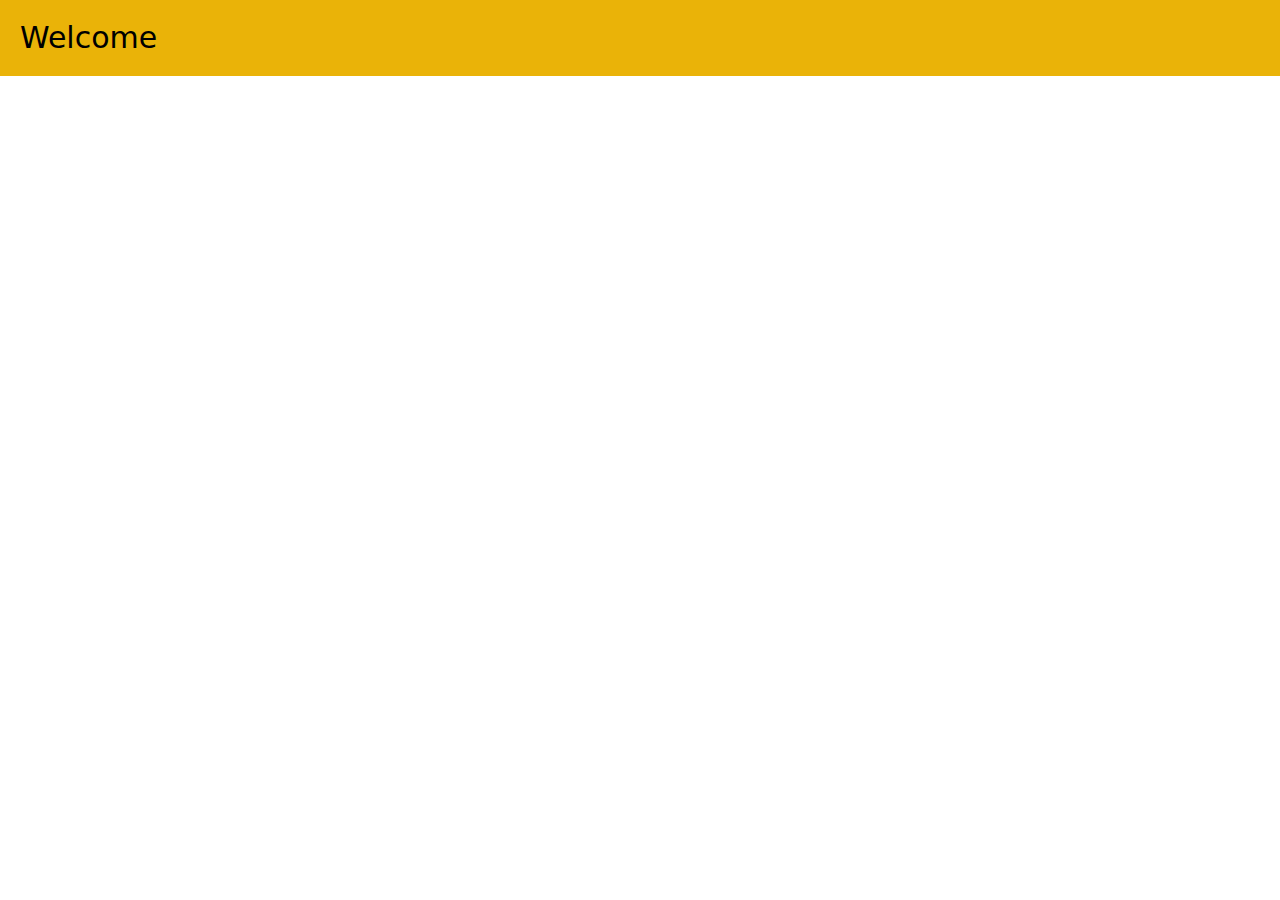
<file: src/index.html>
<!DOCTYPE html>
<html lang="en">
<head>
    <meta charset="UTF-8">
    <meta name="viewport" content="width=device-width, initial-scale=1.0">
    <title>Tailwind</title>
    <link rel="stylesheet" href="output.css">
    <link rel="stylesheet" href="https://cdnjs.cloudflare.com/ajax/libs/font-awesome/6.5.2/css/all.min.css">
</head>
<body>
    <h1 class="text-3xl p-5 py-5 bg-yellow-500">Welcome</h1>
</body>
</html>
</file>
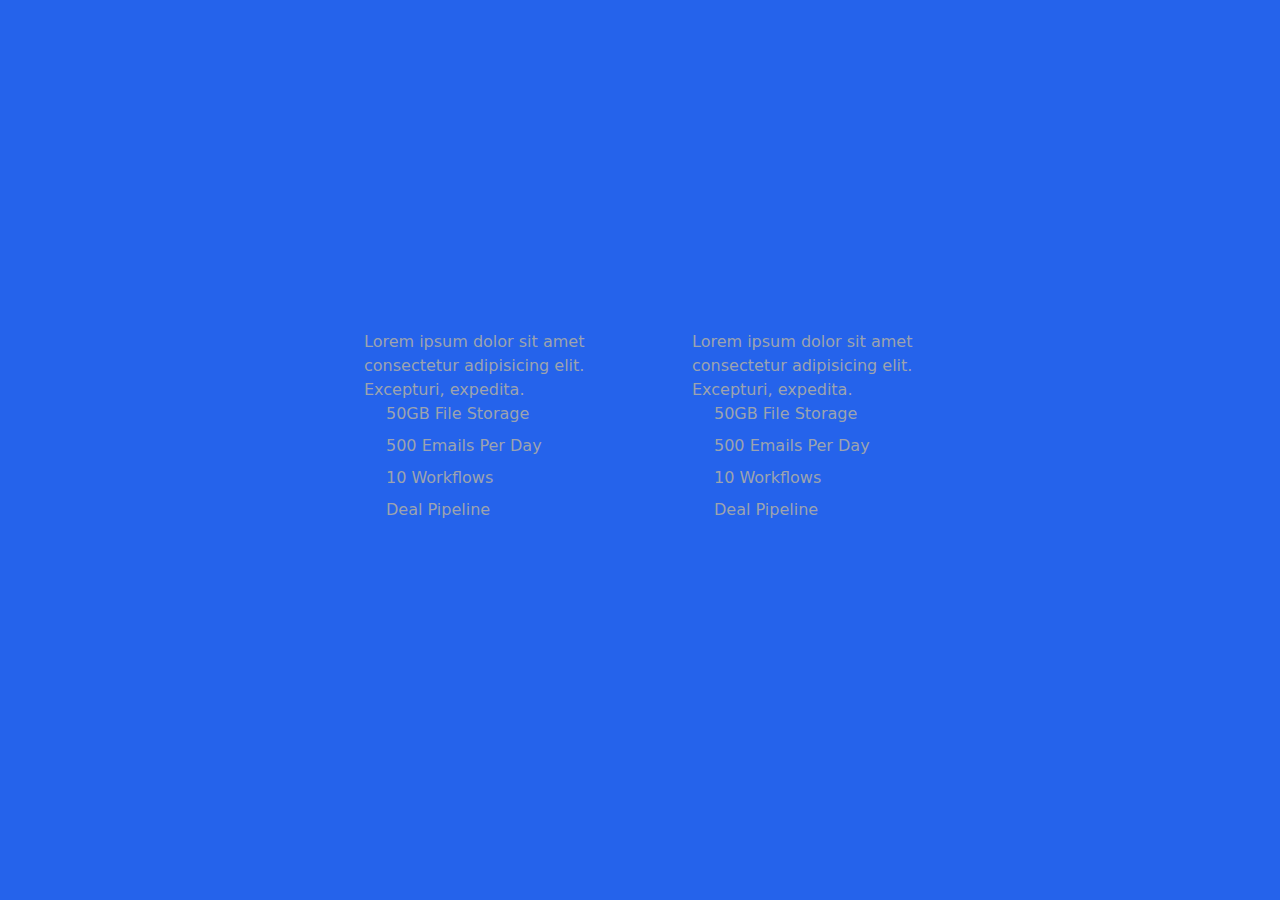
<file: src/cards.html>
<!DOCTYPE html>
<html lang="en">
<head>
    <meta charset="UTF-8">
    <meta name="viewport" content="width=device-width, initial-scale=1.0">
    <title>Card</title>
    <link rel="stylesheet" href="output.css">
    <link rel="stylesheet" href="https://cdnjs.cloudflare.com/ajax/libs/font-awesome/6.5.2/css/all.min.css">
</head>
<body>
    <div class="w-full flex flex-wrap justify-center gap-10 items-center min-h-screen bg-blue-600">
        <div class="w-72 h-96 my-4 text-gray-400 rounded-lg px-8 py-4 bg-cover bg-[url('https://img.freepik.com/free-photo/pathway-surrounded-by-trees-bushes-forest-sunlight_181624-26023.jpg?t=st=1715624467~exp=1715628067~hmac=46c9c6f01c1a8adc1a80c5e15304718a5fc94deefc277267e3c069ca495a9498&w=360')]">
            <h3 class="text-lg text-blue-600 font-bold">Start-up</h3>
            <h3 class="text-lg text-blue-600 font-extrabold">Free-Forever</h3>
            <p>Lorem ipsum dolor sit amet consectetur adipisicing elit. Excepturi, expedita.</p>
            <ul class="space-y-2">
                 <li><i class="fa-solid fa-check mr-2 text-blue-600"></i><span>50GB File Storage</span></li>
                 <li><i class="fa-solid fa-check mr-2 text-blue-600"></i><span>500 Emails Per Day</span></li>
                 <li><i class="fa-solid fa-check mr-2 text-blue-600"></i><span>10 Workflows</span></li>
                 <li><i class="fa-solid fa-check mr-2 text-blue-600"></i><span>Deal Pipeline</span></li>
            </ul>
            <div class="text-center border border-blue-600 rounded-3xl mt-5 py-2 px-4 text-blue-600 hover:bg-blue-600 hover:text-white">Request a demo</div>
        </div>

        <div class="w-72 h-96 my-4 text-gray-400 rounded-lg px-8 py-4 bg-cover bg-[url('https://img.freepik.com/free-photo/pathway-surrounded-by-trees-bushes-forest-sunlight_181624-26023.jpg?t=st=1715624467~exp=1715628067~hmac=46c9c6f01c1a8adc1a80c5e15304718a5fc94deefc277267e3c069ca495a9498&w=360')]">
            <h3 class="text-lg text-blue-600 font-bold">Start-up</h3>
            <h3 class="text-lg text-blue-600 font-extrabold">Free-Forever</h3>
            <p>Lorem ipsum dolor sit amet consectetur adipisicing elit. Excepturi, expedita.</p>
            <ul class="space-y-2">
                 <li><i class="fa-solid fa-check mr-2 text-blue-600"></i><span>50GB File Storage</span></li>
                 <li><i class="fa-solid fa-check mr-2 text-blue-600"></i><span>500 Emails Per Day</span></li>
                 <li><i class="fa-solid fa-check mr-2 text-blue-600"></i><span>10 Workflows</span></li>
                 <li><i class="fa-solid fa-check mr-2 text-blue-600"></i><span>Deal Pipeline</span></li>
            </ul>
            <div class="text-center border border-blue-600 rounded-3xl mt-5 py-2 px-4 text-blue-600 hover:bg-blue-600 hover:text-white">Request a demo</div>
        </div>
        
    </div>
</body>
</html>
</file>
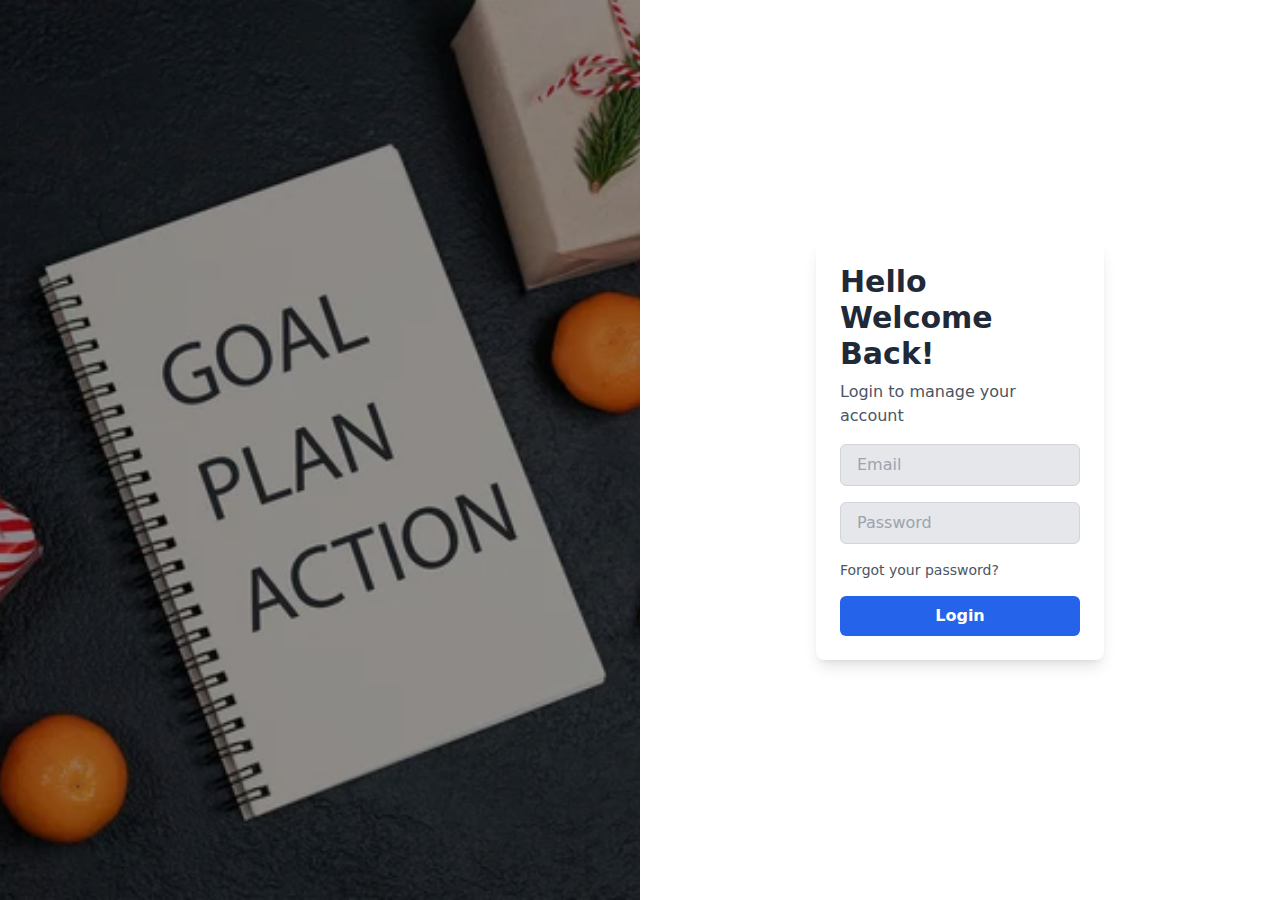
<file: src/login.html>
<!DOCTYPE html>
<html lang="en">
<head>
    <meta charset="UTF-8">
    <meta name="viewport" content="width=device-width, initial-scale=1.0">
    <title>Login</title>
    <link rel="stylesheet" href="output.css">
</head>
<body>
    <div class="w-full min-h-screen flex">
        <div class="flex-1 relative">
            <img class="w-full h-full object-cover" src="./todo.jpg" alt="Todo Image">
            <div class="absolute inset-0 bg-black opacity-40"></div>
        </div>
        <div class="flex-1 flex flex-wrap justify-center items-center">
            <div class="w-72 h-auto p-6 bg-white rounded-lg shadow-lg">
                <div>
                    <h1 class="text-3xl font-semibold text-gray-800">Hello</h1>
                    <h1 class="text-3xl font-semibold text-gray-800">Welcome Back!</h1>
                    <p class="text-gray-600 mt-2">Login to manage your account</p>
                </div>
                <form class="mt-4">
                    <div class="mb-4">
                        <input type="text" name="email" id="email" autocomplete="email" class="block w-full px-4 py-2 text-gray-900 bg-gray-200 border border-gray-300 rounded-md placeholder-gray-400 focus:outline-none focus:ring-2 focus:ring-indigo-500" placeholder="Email">
                    </div>
                    <div class="mb-4">
                        <input type="password" name="password" id="password" autocomplete="password" class="block w-full px-4 py-2 text-gray-900 bg-gray-200 border border-gray-300 rounded-md placeholder-gray-400 focus:outline-none focus:ring-2 focus:ring-indigo-500" placeholder="Password">
                    </div>
                    <p class="text-sm text-gray-600 mb-4"><a href="#" class="hover:underline">Forgot your password?</a></p>
                    <button type="submit" class="w-full py-2 px-4 bg-blue-600 text-white font-semibold rounded-md hover:bg-blue-500 focus:outline-none focus:bg-blue-500">Login</button>
                </form>
            </div>
        </div>
    </div>
    
</body>
</html>
</file>
<file: src/output.css>
/*
! tailwindcss v3.4.3 | MIT License | https://tailwindcss.com
*/

/*
1. Prevent padding and border from affecting element width. (https://github.com/mozdevs/cssremedy/issues/4)
2. Allow adding a border to an element by just adding a border-width. (https://github.com/tailwindcss/tailwindcss/pull/116)
*/

*,
::before,
::after {
  box-sizing: border-box;
  /* 1 */
  border-width: 0;
  /* 2 */
  border-style: solid;
  /* 2 */
  border-color: #e5e7eb;
  /* 2 */
}

::before,
::after {
  --tw-content: '';
}

/*
1. Use a consistent sensible line-height in all browsers.
2. Prevent adjustments of font size after orientation changes in iOS.
3. Use a more readable tab size.
4. Use the user's configured `sans` font-family by default.
5. Use the user's configured `sans` font-feature-settings by default.
6. Use the user's configured `sans` font-variation-settings by default.
7. Disable tap highlights on iOS
*/

html,
:host {
  line-height: 1.5;
  /* 1 */
  -webkit-text-size-adjust: 100%;
  /* 2 */
  -moz-tab-size: 4;
  /* 3 */
  -o-tab-size: 4;
     tab-size: 4;
  /* 3 */
  font-family: ui-sans-serif, system-ui, sans-serif, "Apple Color Emoji", "Segoe UI Emoji", "Segoe UI Symbol", "Noto Color Emoji";
  /* 4 */
  font-feature-settings: normal;
  /* 5 */
  font-variation-settings: normal;
  /* 6 */
  -webkit-tap-highlight-color: transparent;
  /* 7 */
}

/*
1. Remove the margin in all browsers.
2. Inherit line-height from `html` so users can set them as a class directly on the `html` element.
*/

body {
  margin: 0;
  /* 1 */
  line-height: inherit;
  /* 2 */
}

/*
1. Add the correct height in Firefox.
2. Correct the inheritance of border color in Firefox. (https://bugzilla.mozilla.org/show_bug.cgi?id=190655)
3. Ensure horizontal rules are visible by default.
*/

hr {
  height: 0;
  /* 1 */
  color: inherit;
  /* 2 */
  border-top-width: 1px;
  /* 3 */
}

/*
Add the correct text decoration in Chrome, Edge, and Safari.
*/

abbr:where([title]) {
  -webkit-text-decoration: underline dotted;
          text-decoration: underline dotted;
}

/*
Remove the default font size and weight for headings.
*/

h1,
h2,
h3,
h4,
h5,
h6 {
  font-size: inherit;
  font-weight: inherit;
}

/*
Reset links to optimize for opt-in styling instead of opt-out.
*/

a {
  color: inherit;
  text-decoration: inherit;
}

/*
Add the correct font weight in Edge and Safari.
*/

b,
strong {
  font-weight: bolder;
}

/*
1. Use the user's configured `mono` font-family by default.
2. Use the user's configured `mono` font-feature-settings by default.
3. Use the user's configured `mono` font-variation-settings by default.
4. Correct the odd `em` font sizing in all browsers.
*/

code,
kbd,
samp,
pre {
  font-family: ui-monospace, SFMono-Regular, Menlo, Monaco, Consolas, "Liberation Mono", "Courier New", monospace;
  /* 1 */
  font-feature-settings: normal;
  /* 2 */
  font-variation-settings: normal;
  /* 3 */
  font-size: 1em;
  /* 4 */
}

/*
Add the correct font size in all browsers.
*/

small {
  font-size: 80%;
}

/*
Prevent `sub` and `sup` elements from affecting the line height in all browsers.
*/

sub,
sup {
  font-size: 75%;
  line-height: 0;
  position: relative;
  vertical-align: baseline;
}

sub {
  bottom: -0.25em;
}

sup {
  top: -0.5em;
}

/*
1. Remove text indentation from table contents in Chrome and Safari. (https://bugs.chromium.org/p/chromium/issues/detail?id=999088, https://bugs.webkit.org/show_bug.cgi?id=201297)
2. Correct table border color inheritance in all Chrome and Safari. (https://bugs.chromium.org/p/chromium/issues/detail?id=935729, https://bugs.webkit.org/show_bug.cgi?id=195016)
3. Remove gaps between table borders by default.
*/

table {
  text-indent: 0;
  /* 1 */
  border-color: inherit;
  /* 2 */
  border-collapse: collapse;
  /* 3 */
}

/*
1. Change the font styles in all browsers.
2. Remove the margin in Firefox and Safari.
3. Remove default padding in all browsers.
*/

button,
input,
optgroup,
select,
textarea {
  font-family: inherit;
  /* 1 */
  font-feature-settings: inherit;
  /* 1 */
  font-variation-settings: inherit;
  /* 1 */
  font-size: 100%;
  /* 1 */
  font-weight: inherit;
  /* 1 */
  line-height: inherit;
  /* 1 */
  letter-spacing: inherit;
  /* 1 */
  color: inherit;
  /* 1 */
  margin: 0;
  /* 2 */
  padding: 0;
  /* 3 */
}

/*
Remove the inheritance of text transform in Edge and Firefox.
*/

button,
select {
  text-transform: none;
}

/*
1. Correct the inability to style clickable types in iOS and Safari.
2. Remove default button styles.
*/

button,
input:where([type='button']),
input:where([type='reset']),
input:where([type='submit']) {
  -webkit-appearance: button;
  /* 1 */
  background-color: transparent;
  /* 2 */
  background-image: none;
  /* 2 */
}

/*
Use the modern Firefox focus style for all focusable elements.
*/

:-moz-focusring {
  outline: auto;
}

/*
Remove the additional `:invalid` styles in Firefox. (https://github.com/mozilla/gecko-dev/blob/2f9eacd9d3d995c937b4251a5557d95d494c9be1/layout/style/res/forms.css#L728-L737)
*/

:-moz-ui-invalid {
  box-shadow: none;
}

/*
Add the correct vertical alignment in Chrome and Firefox.
*/

progress {
  vertical-align: baseline;
}

/*
Correct the cursor style of increment and decrement buttons in Safari.
*/

::-webkit-inner-spin-button,
::-webkit-outer-spin-button {
  height: auto;
}

/*
1. Correct the odd appearance in Chrome and Safari.
2. Correct the outline style in Safari.
*/

[type='search'] {
  -webkit-appearance: textfield;
  /* 1 */
  outline-offset: -2px;
  /* 2 */
}

/*
Remove the inner padding in Chrome and Safari on macOS.
*/

::-webkit-search-decoration {
  -webkit-appearance: none;
}

/*
1. Correct the inability to style clickable types in iOS and Safari.
2. Change font properties to `inherit` in Safari.
*/

::-webkit-file-upload-button {
  -webkit-appearance: button;
  /* 1 */
  font: inherit;
  /* 2 */
}

/*
Add the correct display in Chrome and Safari.
*/

summary {
  display: list-item;
}

/*
Removes the default spacing and border for appropriate elements.
*/

blockquote,
dl,
dd,
h1,
h2,
h3,
h4,
h5,
h6,
hr,
figure,
p,
pre {
  margin: 0;
}

fieldset {
  margin: 0;
  padding: 0;
}

legend {
  padding: 0;
}

ol,
ul,
menu {
  list-style: none;
  margin: 0;
  padding: 0;
}

/*
Reset default styling for dialogs.
*/

dialog {
  padding: 0;
}

/*
Prevent resizing textareas horizontally by default.
*/

textarea {
  resize: vertical;
}

/*
1. Reset the default placeholder opacity in Firefox. (https://github.com/tailwindlabs/tailwindcss/issues/3300)
2. Set the default placeholder color to the user's configured gray 400 color.
*/

input::-moz-placeholder, textarea::-moz-placeholder {
  opacity: 1;
  /* 1 */
  color: #9ca3af;
  /* 2 */
}

input::placeholder,
textarea::placeholder {
  opacity: 1;
  /* 1 */
  color: #9ca3af;
  /* 2 */
}

/*
Set the default cursor for buttons.
*/

button,
[role="button"] {
  cursor: pointer;
}

/*
Make sure disabled buttons don't get the pointer cursor.
*/

:disabled {
  cursor: default;
}

/*
1. Make replaced elements `display: block` by default. (https://github.com/mozdevs/cssremedy/issues/14)
2. Add `vertical-align: middle` to align replaced elements more sensibly by default. (https://github.com/jensimmons/cssremedy/issues/14#issuecomment-634934210)
   This can trigger a poorly considered lint error in some tools but is included by design.
*/

img,
svg,
video,
canvas,
audio,
iframe,
embed,
object {
  display: block;
  /* 1 */
  vertical-align: middle;
  /* 2 */
}

/*
Constrain images and videos to the parent width and preserve their intrinsic aspect ratio. (https://github.com/mozdevs/cssremedy/issues/14)
*/

img,
video {
  max-width: 100%;
  height: auto;
}

/* Make elements with the HTML hidden attribute stay hidden by default */

[hidden] {
  display: none;
}

*, ::before, ::after {
  --tw-border-spacing-x: 0;
  --tw-border-spacing-y: 0;
  --tw-translate-x: 0;
  --tw-translate-y: 0;
  --tw-rotate: 0;
  --tw-skew-x: 0;
  --tw-skew-y: 0;
  --tw-scale-x: 1;
  --tw-scale-y: 1;
  --tw-pan-x:  ;
  --tw-pan-y:  ;
  --tw-pinch-zoom:  ;
  --tw-scroll-snap-strictness: proximity;
  --tw-gradient-from-position:  ;
  --tw-gradient-via-position:  ;
  --tw-gradient-to-position:  ;
  --tw-ordinal:  ;
  --tw-slashed-zero:  ;
  --tw-numeric-figure:  ;
  --tw-numeric-spacing:  ;
  --tw-numeric-fraction:  ;
  --tw-ring-inset:  ;
  --tw-ring-offset-width: 0px;
  --tw-ring-offset-color: #fff;
  --tw-ring-color: rgb(59 130 246 / 0.5);
  --tw-ring-offset-shadow: 0 0 #0000;
  --tw-ring-shadow: 0 0 #0000;
  --tw-shadow: 0 0 #0000;
  --tw-shadow-colored: 0 0 #0000;
  --tw-blur:  ;
  --tw-brightness:  ;
  --tw-contrast:  ;
  --tw-grayscale:  ;
  --tw-hue-rotate:  ;
  --tw-invert:  ;
  --tw-saturate:  ;
  --tw-sepia:  ;
  --tw-drop-shadow:  ;
  --tw-backdrop-blur:  ;
  --tw-backdrop-brightness:  ;
  --tw-backdrop-contrast:  ;
  --tw-backdrop-grayscale:  ;
  --tw-backdrop-hue-rotate:  ;
  --tw-backdrop-invert:  ;
  --tw-backdrop-opacity:  ;
  --tw-backdrop-saturate:  ;
  --tw-backdrop-sepia:  ;
  --tw-contain-size:  ;
  --tw-contain-layout:  ;
  --tw-contain-paint:  ;
  --tw-contain-style:  ;
}

::backdrop {
  --tw-border-spacing-x: 0;
  --tw-border-spacing-y: 0;
  --tw-translate-x: 0;
  --tw-translate-y: 0;
  --tw-rotate: 0;
  --tw-skew-x: 0;
  --tw-skew-y: 0;
  --tw-scale-x: 1;
  --tw-scale-y: 1;
  --tw-pan-x:  ;
  --tw-pan-y:  ;
  --tw-pinch-zoom:  ;
  --tw-scroll-snap-strictness: proximity;
  --tw-gradient-from-position:  ;
  --tw-gradient-via-position:  ;
  --tw-gradient-to-position:  ;
  --tw-ordinal:  ;
  --tw-slashed-zero:  ;
  --tw-numeric-figure:  ;
  --tw-numeric-spacing:  ;
  --tw-numeric-fraction:  ;
  --tw-ring-inset:  ;
  --tw-ring-offset-width: 0px;
  --tw-ring-offset-color: #fff;
  --tw-ring-color: rgb(59 130 246 / 0.5);
  --tw-ring-offset-shadow: 0 0 #0000;
  --tw-ring-shadow: 0 0 #0000;
  --tw-shadow: 0 0 #0000;
  --tw-shadow-colored: 0 0 #0000;
  --tw-blur:  ;
  --tw-brightness:  ;
  --tw-contrast:  ;
  --tw-grayscale:  ;
  --tw-hue-rotate:  ;
  --tw-invert:  ;
  --tw-saturate:  ;
  --tw-sepia:  ;
  --tw-drop-shadow:  ;
  --tw-backdrop-blur:  ;
  --tw-backdrop-brightness:  ;
  --tw-backdrop-contrast:  ;
  --tw-backdrop-grayscale:  ;
  --tw-backdrop-hue-rotate:  ;
  --tw-backdrop-invert:  ;
  --tw-backdrop-opacity:  ;
  --tw-backdrop-saturate:  ;
  --tw-backdrop-sepia:  ;
  --tw-contain-size:  ;
  --tw-contain-layout:  ;
  --tw-contain-paint:  ;
  --tw-contain-style:  ;
}

.absolute {
  position: absolute;
}

.relative {
  position: relative;
}

.inset-0 {
  inset: 0px;
}

.m-3 {
  margin: 0.75rem;
}

.my-4 {
  margin-top: 1rem;
  margin-bottom: 1rem;
}

.mr-2 {
  margin-right: 0.5rem;
}

.mt-5 {
  margin-top: 1.25rem;
}

.mb-4 {
  margin-bottom: 1rem;
}

.mt-2 {
  margin-top: 0.5rem;
}

.mt-4 {
  margin-top: 1rem;
}

.block {
  display: block;
}

.flex {
  display: flex;
}

.h-96 {
  height: 24rem;
}

.h-full {
  height: 100%;
}

.h-auto {
  height: auto;
}

.min-h-screen {
  min-height: 100vh;
}

.w-full {
  width: 100%;
}

.w-72 {
  width: 18rem;
}

.w-\[10rem\] {
  width: 10rem;
}

.w-\[20rem\] {
  width: 20rem;
}

.w-\[15rem\] {
  width: 15rem;
}

.w-\[25rem\] {
  width: 25rem;
}

.w-\[25\%\] {
  width: 25%;
}

.w-\[100\%\] {
  width: 100%;
}

.w-\[17rem\] {
  width: 17rem;
}

.w-\[21rem\] {
  width: 21rem;
}

.w-\[18rem\] {
  width: 18rem;
}

.w-\[23rem\] {
  width: 23rem;
}

.w-\[22rem\] {
  width: 22rem;
}

.w-\[50\%\] {
  width: 50%;
}

.flex-1 {
  flex: 1 1 0%;
}

.select-none {
  -webkit-user-select: none;
     -moz-user-select: none;
          user-select: none;
}

.flex-col {
  flex-direction: column;
}

.flex-wrap {
  flex-wrap: wrap;
}

.items-center {
  align-items: center;
}

.justify-center {
  justify-content: center;
}

.justify-between {
  justify-content: space-between;
}

.gap-10 {
  gap: 2.5rem;
}

.gap-2 {
  gap: 0.5rem;
}

.space-y-2 > :not([hidden]) ~ :not([hidden]) {
  --tw-space-y-reverse: 0;
  margin-top: calc(0.5rem * calc(1 - var(--tw-space-y-reverse)));
  margin-bottom: calc(0.5rem * var(--tw-space-y-reverse));
}

.rounded-lg {
  border-radius: 0.5rem;
}

.rounded-3xl {
  border-radius: 1.5rem;
}

.rounded-md {
  border-radius: 0.375rem;
}

.border {
  border-width: 1px;
}

.border-0 {
  border-width: 0px;
}

.border-blue-600 {
  --tw-border-opacity: 1;
  border-color: rgb(37 99 235 / var(--tw-border-opacity));
}

.border-gray-300 {
  --tw-border-opacity: 1;
  border-color: rgb(209 213 219 / var(--tw-border-opacity));
}

.bg-yellow-500 {
  --tw-bg-opacity: 1;
  background-color: rgb(234 179 8 / var(--tw-bg-opacity));
}

.bg-blue-600 {
  --tw-bg-opacity: 1;
  background-color: rgb(37 99 235 / var(--tw-bg-opacity));
}

.bg-red-600 {
  --tw-bg-opacity: 1;
  background-color: rgb(220 38 38 / var(--tw-bg-opacity));
}

.bg-transparent {
  background-color: transparent;
}

.bg-green-600 {
  --tw-bg-opacity: 1;
  background-color: rgb(22 163 74 / var(--tw-bg-opacity));
}

.bg-gray-200 {
  --tw-bg-opacity: 1;
  background-color: rgb(229 231 235 / var(--tw-bg-opacity));
}

.bg-white {
  --tw-bg-opacity: 1;
  background-color: rgb(255 255 255 / var(--tw-bg-opacity));
}

.bg-black {
  --tw-bg-opacity: 1;
  background-color: rgb(0 0 0 / var(--tw-bg-opacity));
}

.bg-\[url\(\'https\:\/\/img\.freepik\.com\/free-vector\/seamless-green-grass-pattern_1284-52275\.jpg\?w\=740\&t\=st\=1715624265\~exp\=1715624865\~hmac\=76f65e1d18a4f83eda217e66b69d9039811b3dc1c4a58b7bd508f6d5833485c6\'\)\] {
  background-image: url('https://img.freepik.com/free-vector/seamless-green-grass-pattern_1284-52275.jpg?w=740&t=st=1715624265~exp=1715624865~hmac=76f65e1d18a4f83eda217e66b69d9039811b3dc1c4a58b7bd508f6d5833485c6');
}

.bg-\[url\(\'https\:\/\/img\.freepik\.com\/free-photo\/pathway-surrounded-by-trees-bushes-forest-sunlight_181624-26023\.jpg\?t\=st\=1715624467\~exp\=1715628067\~hmac\=46c9c6f01c1a8adc1a80c5e15304718a5fc94deefc277267e3c069ca495a9498\&w\=360\'\)\] {
  background-image: url('https://img.freepik.com/free-photo/pathway-surrounded-by-trees-bushes-forest-sunlight_181624-26023.jpg?t=st=1715624467~exp=1715628067~hmac=46c9c6f01c1a8adc1a80c5e15304718a5fc94deefc277267e3c069ca495a9498&w=360');
}

.bg-cover {
  background-size: cover;
}

.object-cover {
  -o-object-fit: cover;
     object-fit: cover;
}

.p-5 {
  padding: 1.25rem;
}

.p-3 {
  padding: 0.75rem;
}

.p-6 {
  padding: 1.5rem;
}

.py-5 {
  padding-top: 1.25rem;
  padding-bottom: 1.25rem;
}

.px-8 {
  padding-left: 2rem;
  padding-right: 2rem;
}

.py-4 {
  padding-top: 1rem;
  padding-bottom: 1rem;
}

.px-4 {
  padding-left: 1rem;
  padding-right: 1rem;
}

.py-2 {
  padding-top: 0.5rem;
  padding-bottom: 0.5rem;
}

.py-1 {
  padding-top: 0.25rem;
  padding-bottom: 0.25rem;
}

.py-1\.5 {
  padding-top: 0.375rem;
  padding-bottom: 0.375rem;
}

.pl-1 {
  padding-left: 0.25rem;
}

.pl-3 {
  padding-left: 0.75rem;
}

.text-center {
  text-align: center;
}

.text-right {
  text-align: right;
}

.text-3xl {
  font-size: 1.875rem;
  line-height: 2.25rem;
}

.text-lg {
  font-size: 1.125rem;
  line-height: 1.75rem;
}

.text-sm {
  font-size: 0.875rem;
  line-height: 1.25rem;
}

.font-bold {
  font-weight: 700;
}

.font-extrabold {
  font-weight: 800;
}

.font-semibold {
  font-weight: 600;
}

.text-gray-400 {
  --tw-text-opacity: 1;
  color: rgb(156 163 175 / var(--tw-text-opacity));
}

.text-blue-600 {
  --tw-text-opacity: 1;
  color: rgb(37 99 235 / var(--tw-text-opacity));
}

.text-gray-500 {
  --tw-text-opacity: 1;
  color: rgb(107 114 128 / var(--tw-text-opacity));
}

.text-gray-900 {
  --tw-text-opacity: 1;
  color: rgb(17 24 39 / var(--tw-text-opacity));
}

.text-green-600 {
  --tw-text-opacity: 1;
  color: rgb(22 163 74 / var(--tw-text-opacity));
}

.text-white {
  --tw-text-opacity: 1;
  color: rgb(255 255 255 / var(--tw-text-opacity));
}

.text-gray-600 {
  --tw-text-opacity: 1;
  color: rgb(75 85 99 / var(--tw-text-opacity));
}

.text-gray-800 {
  --tw-text-opacity: 1;
  color: rgb(31 41 55 / var(--tw-text-opacity));
}

.placeholder-gray-400::-moz-placeholder {
  --tw-placeholder-opacity: 1;
  color: rgb(156 163 175 / var(--tw-placeholder-opacity));
}

.placeholder-gray-400::placeholder {
  --tw-placeholder-opacity: 1;
  color: rgb(156 163 175 / var(--tw-placeholder-opacity));
}

.opacity-40 {
  opacity: 0.4;
}

.shadow-sm {
  --tw-shadow: 0 1px 2px 0 rgb(0 0 0 / 0.05);
  --tw-shadow-colored: 0 1px 2px 0 var(--tw-shadow-color);
  box-shadow: var(--tw-ring-offset-shadow, 0 0 #0000), var(--tw-ring-shadow, 0 0 #0000), var(--tw-shadow);
}

.shadow-lg {
  --tw-shadow: 0 10px 15px -3px rgb(0 0 0 / 0.1), 0 4px 6px -4px rgb(0 0 0 / 0.1);
  --tw-shadow-colored: 0 10px 15px -3px var(--tw-shadow-color), 0 4px 6px -4px var(--tw-shadow-color);
  box-shadow: var(--tw-ring-offset-shadow, 0 0 #0000), var(--tw-ring-shadow, 0 0 #0000), var(--tw-shadow);
}

.ring-1 {
  --tw-ring-offset-shadow: var(--tw-ring-inset) 0 0 0 var(--tw-ring-offset-width) var(--tw-ring-offset-color);
  --tw-ring-shadow: var(--tw-ring-inset) 0 0 0 calc(1px + var(--tw-ring-offset-width)) var(--tw-ring-color);
  box-shadow: var(--tw-ring-offset-shadow), var(--tw-ring-shadow), var(--tw-shadow, 0 0 #0000);
}

.ring-inset {
  --tw-ring-inset: inset;
}

.ring-gray-300 {
  --tw-ring-opacity: 1;
  --tw-ring-color: rgb(209 213 219 / var(--tw-ring-opacity));
}

.placeholder\:text-gray-400::-moz-placeholder {
  --tw-text-opacity: 1;
  color: rgb(156 163 175 / var(--tw-text-opacity));
}

.placeholder\:text-gray-400::placeholder {
  --tw-text-opacity: 1;
  color: rgb(156 163 175 / var(--tw-text-opacity));
}

.focus-within\:ring-2:focus-within {
  --tw-ring-offset-shadow: var(--tw-ring-inset) 0 0 0 var(--tw-ring-offset-width) var(--tw-ring-offset-color);
  --tw-ring-shadow: var(--tw-ring-inset) 0 0 0 calc(2px + var(--tw-ring-offset-width)) var(--tw-ring-color);
  box-shadow: var(--tw-ring-offset-shadow), var(--tw-ring-shadow), var(--tw-shadow, 0 0 #0000);
}

.focus-within\:ring-inset:focus-within {
  --tw-ring-inset: inset;
}

.focus-within\:ring-indigo-600:focus-within {
  --tw-ring-opacity: 1;
  --tw-ring-color: rgb(79 70 229 / var(--tw-ring-opacity));
}

.hover\:bg-blue-600:hover {
  --tw-bg-opacity: 1;
  background-color: rgb(37 99 235 / var(--tw-bg-opacity));
}

.hover\:bg-blue-500:hover {
  --tw-bg-opacity: 1;
  background-color: rgb(59 130 246 / var(--tw-bg-opacity));
}

.hover\:text-white:hover {
  --tw-text-opacity: 1;
  color: rgb(255 255 255 / var(--tw-text-opacity));
}

.hover\:underline:hover {
  text-decoration-line: underline;
}

.focus\:bg-blue-500:focus {
  --tw-bg-opacity: 1;
  background-color: rgb(59 130 246 / var(--tw-bg-opacity));
}

.focus\:outline-none:focus {
  outline: 2px solid transparent;
  outline-offset: 2px;
}

.focus\:ring-0:focus {
  --tw-ring-offset-shadow: var(--tw-ring-inset) 0 0 0 var(--tw-ring-offset-width) var(--tw-ring-offset-color);
  --tw-ring-shadow: var(--tw-ring-inset) 0 0 0 calc(0px + var(--tw-ring-offset-width)) var(--tw-ring-color);
  box-shadow: var(--tw-ring-offset-shadow), var(--tw-ring-shadow), var(--tw-shadow, 0 0 #0000);
}

.focus\:ring-2:focus {
  --tw-ring-offset-shadow: var(--tw-ring-inset) 0 0 0 var(--tw-ring-offset-width) var(--tw-ring-offset-color);
  --tw-ring-shadow: var(--tw-ring-inset) 0 0 0 calc(2px + var(--tw-ring-offset-width)) var(--tw-ring-color);
  box-shadow: var(--tw-ring-offset-shadow), var(--tw-ring-shadow), var(--tw-shadow, 0 0 #0000);
}

.focus\:ring-indigo-500:focus {
  --tw-ring-opacity: 1;
  --tw-ring-color: rgb(99 102 241 / var(--tw-ring-opacity));
}

@media (min-width: 640px) {
  .sm\:max-w-md {
    max-width: 28rem;
  }

  .sm\:text-sm {
    font-size: 0.875rem;
    line-height: 1.25rem;
  }

  .sm\:leading-6 {
    line-height: 1.5rem;
  }
}
</file>
